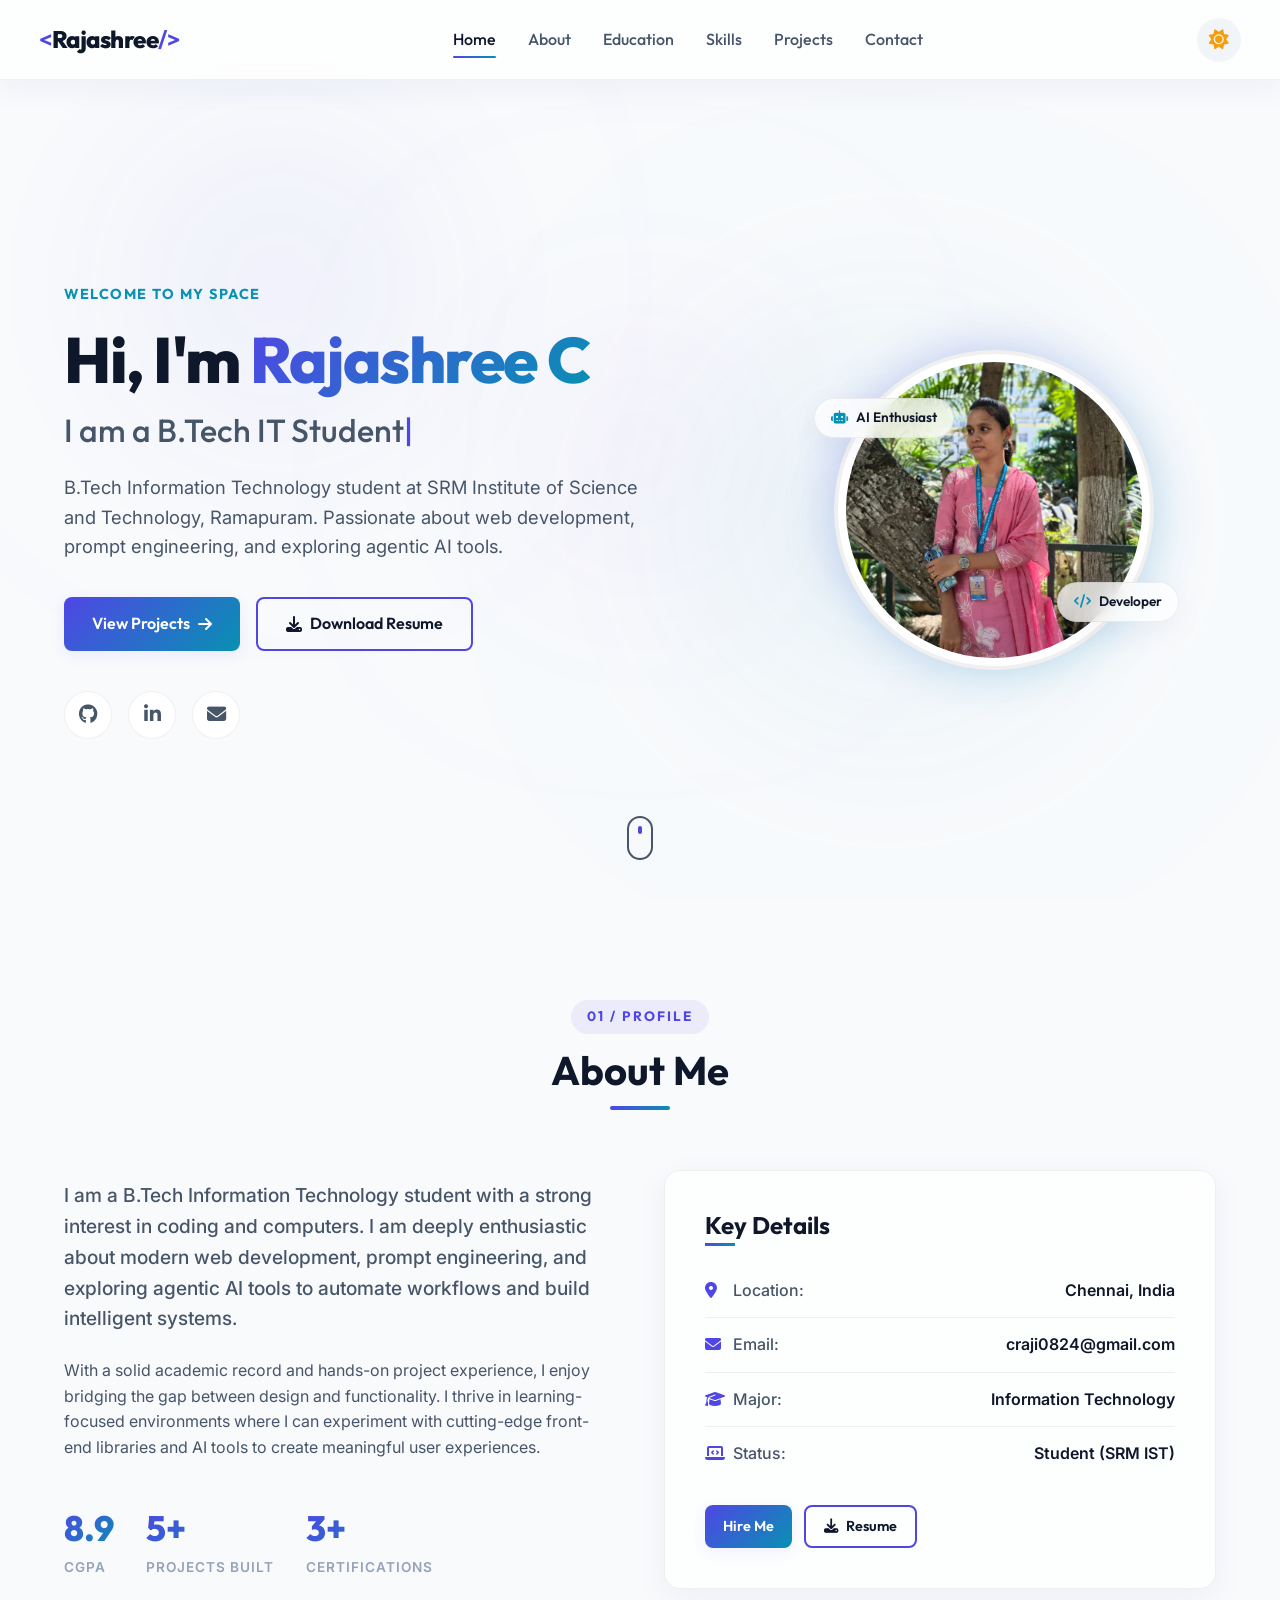
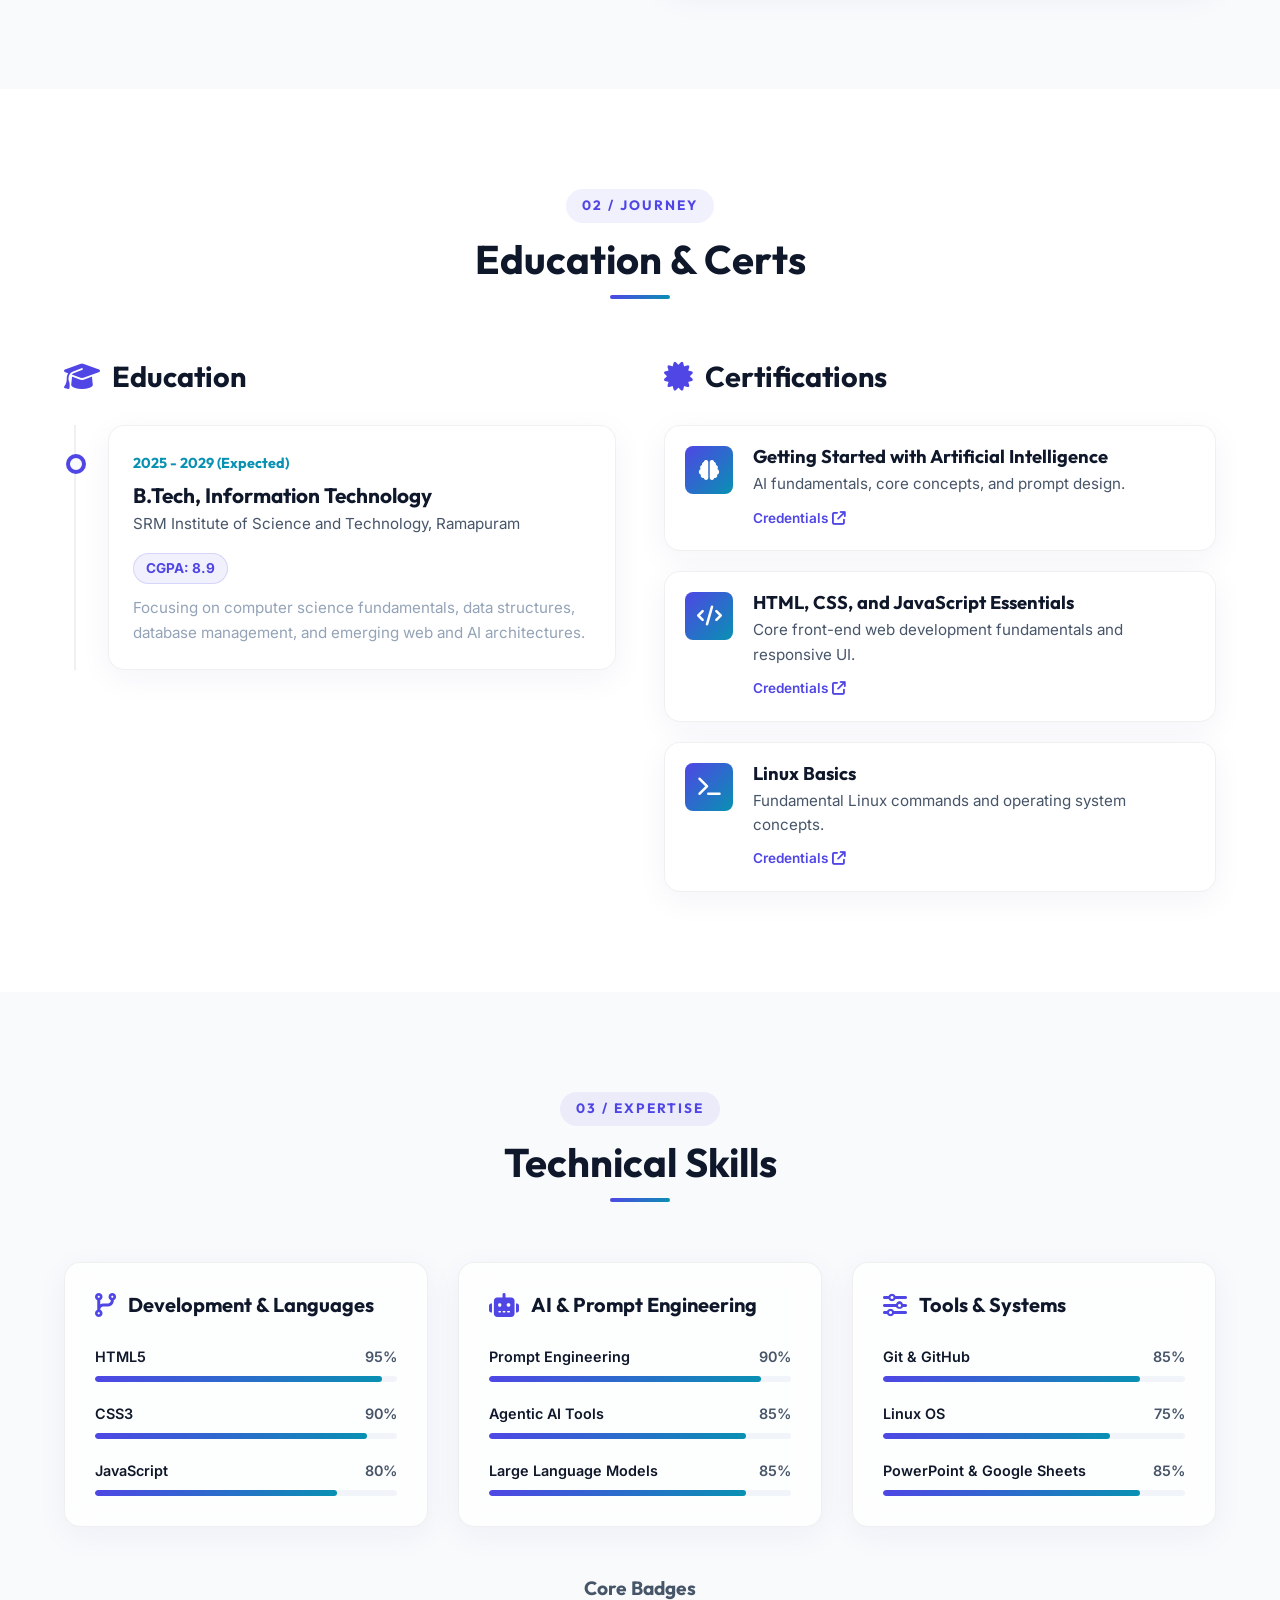
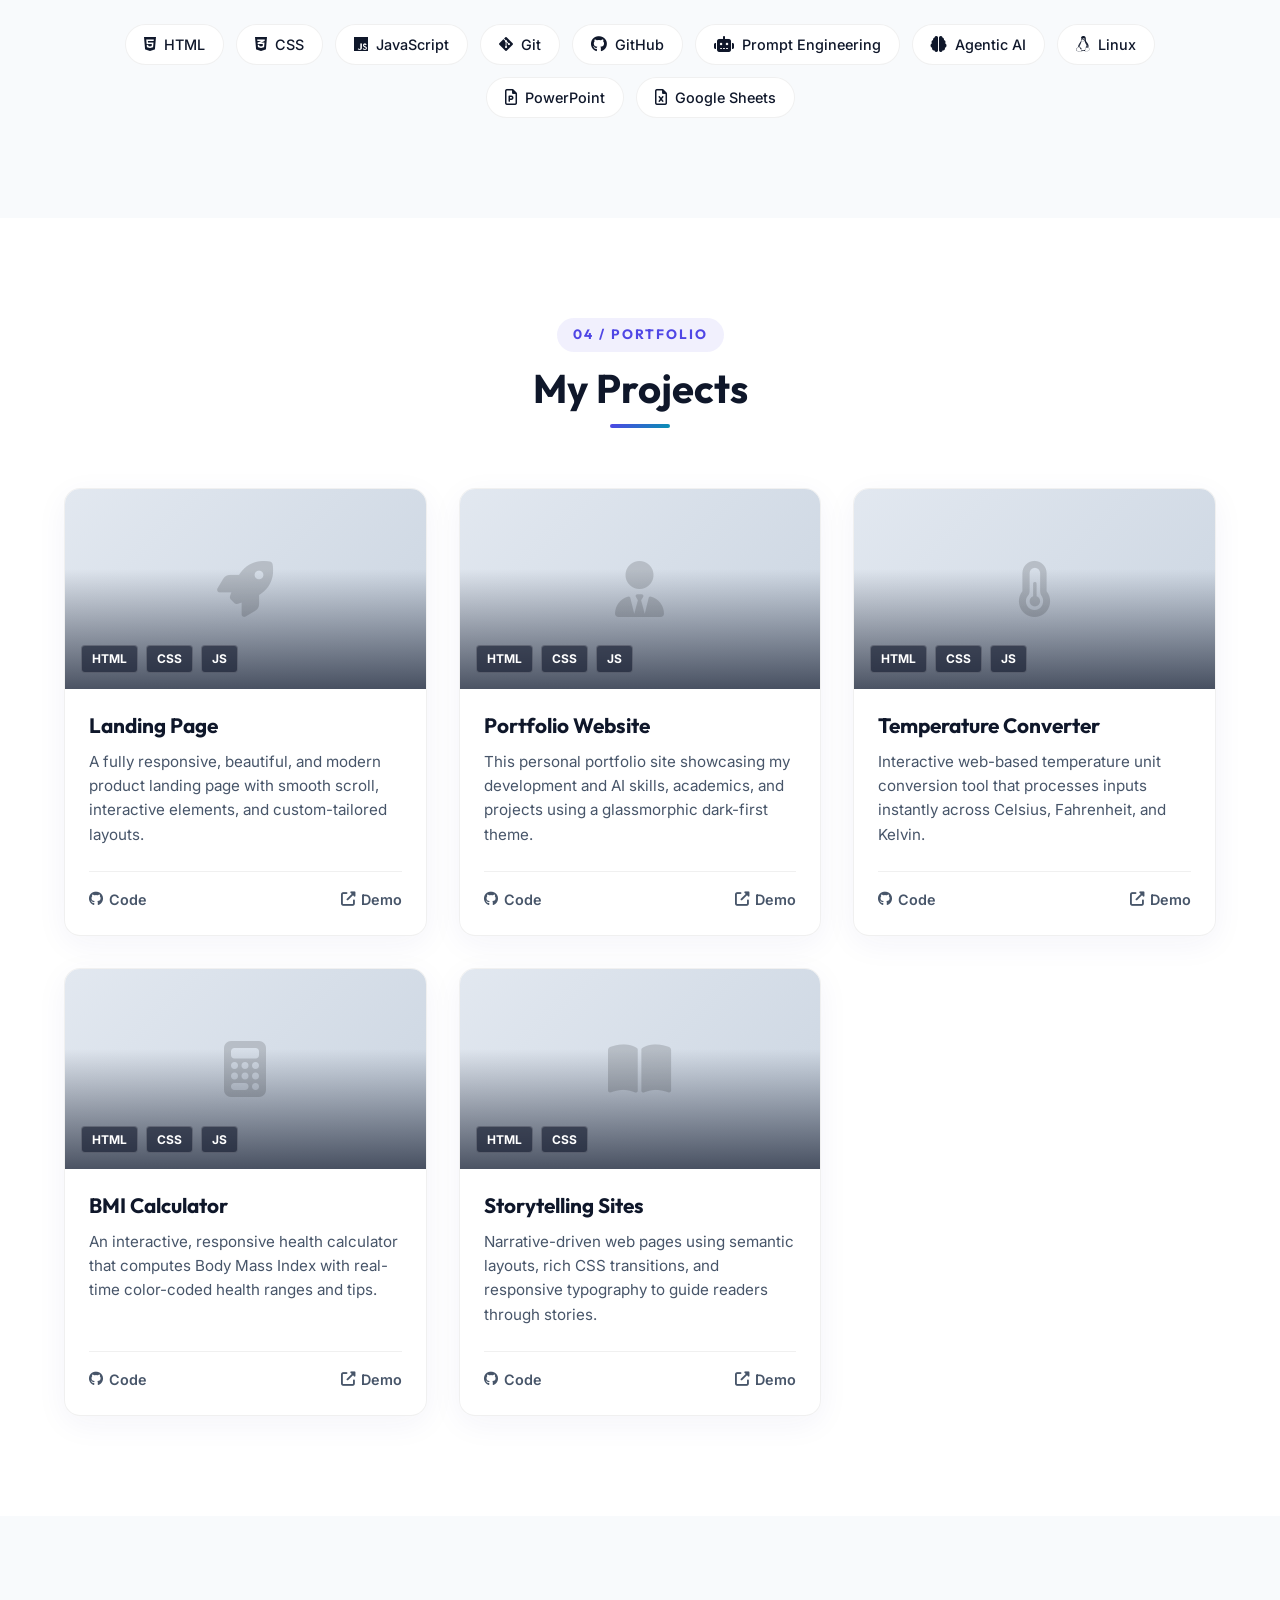
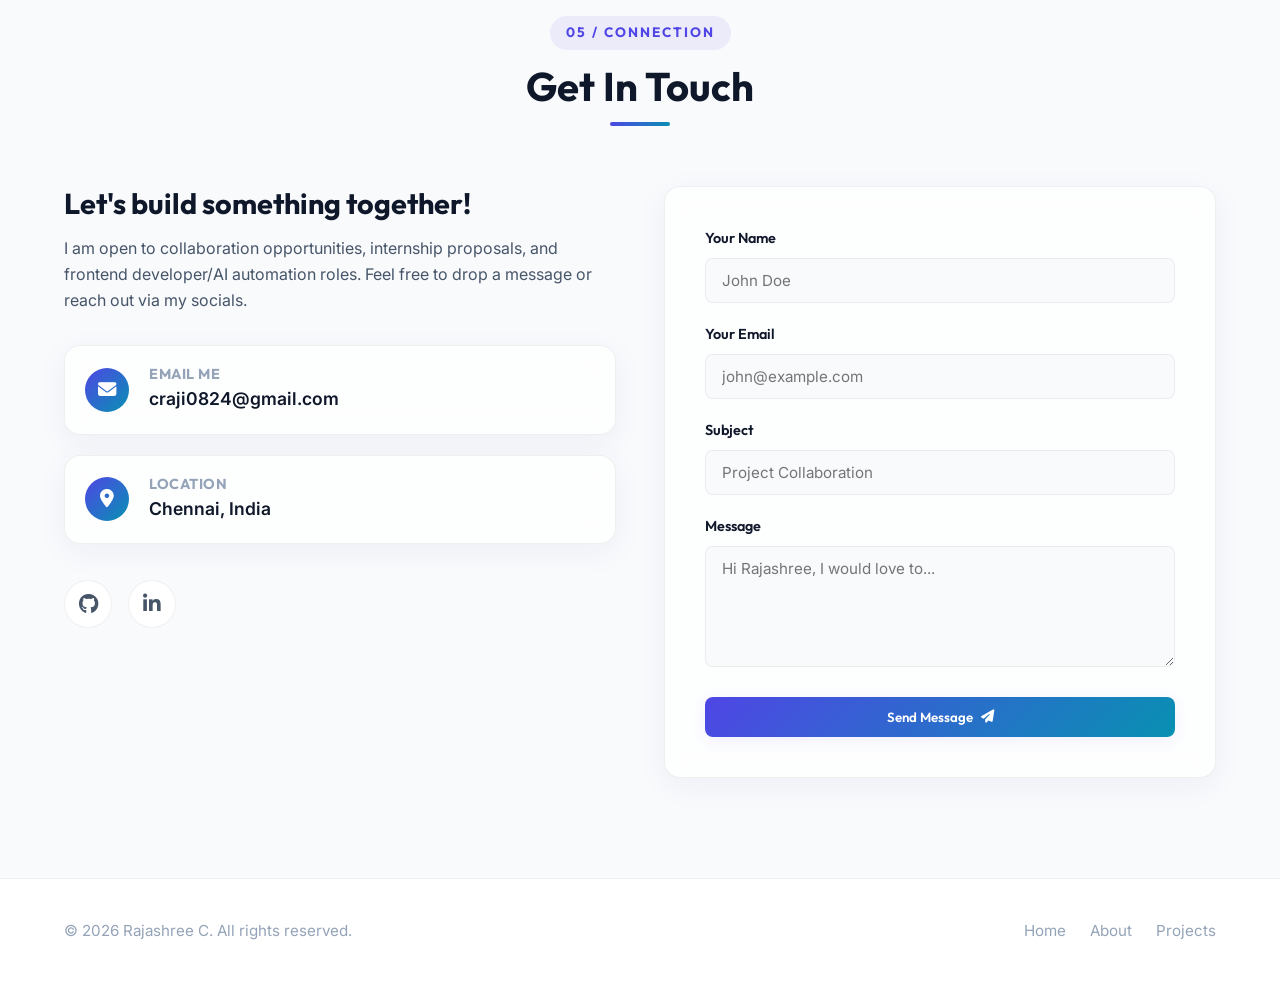
<file: WebDev-L1-PersonalPortfolio/index.html>
<!DOCTYPE html>
<html lang="en" data-theme="light">

<head>
    <meta charset="UTF-8">
    <meta name="viewport" content="width=device-width, initial-scale=1.0">
    <meta name="description"
        content="Personal Portfolio of Rajashree C - B.Tech Information Technology Student, Frontend Developer & AI Enthusiast.">
    <title>Rajashree C | Portfolio</title>
    <!-- Google Fonts -->
    <link rel="preconnect" href="https://fonts.googleapis.com">
    <link rel="preconnect" href="https://fonts.gstatic.com" crossorigin>
    <link
        href="https://fonts.googleapis.com/css2?family=Inter:wght@300;400;500;600;700&family=Outfit:wght@300;400;500;600;700;800&display=swap"
        rel="stylesheet">
    <!-- FontAwesome Icons -->
    <link rel="stylesheet" href="https://cdnjs.cloudflare.com/ajax/libs/font-awesome/6.4.0/css/all.min.css">
    <!-- Stylesheets -->
    <link rel="stylesheet" href="styles.css">
</head>

<body>

    <!-- Navigation Header -->
    <header class="header">
        <div class="nav-container">
            <a href="#home" class="logo" id="logo-link">
                <span class="logo-accent">&lt;</span>Rajashree<span class="logo-accent">/&gt;</span>
            </a>

            <nav class="navbar" id="navbar">
                <a href="#home" class="nav-link active">Home</a>
                <a href="#about" class="nav-link">About</a>
                <a href="#education" class="nav-link">Education</a>
                <a href="#skills" class="nav-link">Skills</a>
                <a href="#projects" class="nav-link">Projects</a>
                <a href="#contact" class="nav-link">Contact</a>
            </nav>

            <div class="nav-actions">
                <!-- Theme Toggle Button -->
                <button class="theme-toggle" id="theme-toggle" aria-label="Toggle between dark and light theme">
                    <i class="fa-solid fa-moon moon-icon"></i>
                    <i class="fa-solid fa-sun sun-icon"></i>
                </button>
                <!-- Hamburger Menu for Mobile -->
                <button class="menu-btn" id="menu-btn" aria-label="Toggle navigation menu">
                    <span class="hamburger"></span>
                </button>
            </div>
        </div>
    </header>

    <!-- Main Content -->
    <main>

        <!-- Hero Section -->
        <section id="home" class="hero-section">
            <div class="hero-bg-shapes">
                <div class="shape shape-1"></div>
                <div class="shape shape-2"></div>
                <div class="shape shape-3"></div>
            </div>

            <div class="hero-container container">
                <div class="hero-content">
                    <span class="welcome-tag">Welcome to my space</span>
                    <h1 class="hero-title">Hi, I'm <span class="highlight-gradient">Rajashree C</span></h1>
                    <h2 class="hero-subtitle">
                        I am a <span id="typed-text"></span><span class="typed-cursor">|</span>
                    </h2>
                    <p class="hero-description">
                        B.Tech Information Technology student at SRM Institute of Science and Technology, Ramapuram.
                        Passionate about web development, prompt engineering, and exploring agentic AI tools.
                    </p>
                    <div class="hero-cta">
                        <a href="#projects" class="btn btn-primary">View Projects <i
                                class="fa-solid fa-arrow-right"></i></a>
                        <a href="https://drive.google.com/file/d/17-A3ha8mUrLIewnuuMwyXGDBpubaCRE-/view?usp=sharing"
                            download class="btn btn-secondary" target="_blank"><i class="fa-solid fa-download"></i>
                            Download Resume</a>
                    </div>
                    <div class="hero-socials">
                        <a href="https://github.com/craji0824" target="_blank" rel="noopener noreferrer"
                            class="social-link" aria-label="GitHub">
                            <i class="fa-brands fa-github"></i>
                        </a>
                        <a href="https://www.linkedin.com/in/rajashree-c-47a3913a5/" target="_blank"
                            rel="noopener noreferrer" class="social-link" aria-label="LinkedIn">
                            <i class="fa-brands fa-linkedin-in"></i>
                        </a>
                        <a href="mailto:craji0824@gmail.com" class="social-link" aria-label="Email">
                            <i class="fa-solid fa-envelope"></i>
                        </a>
                    </div>
                </div>

                <div class="hero-avatar-wrapper">
                    <div class="avatar-glow"></div>
                    <div class="avatar-border">
                        <img src="assets/avatar.png" alt="Rajashree C Avatar" class="hero-avatar">
                    </div>
                    <div class="badge badge-ai">
                        <i class="fa-solid fa-robot"></i>
                        <span>AI Enthusiast</span>
                    </div>
                    <div class="badge badge-code">
                        <i class="fa-solid fa-code"></i>
                        <span>Developer</span>
                    </div>
                </div>
            </div>

            <div class="scroll-indicator">
                <a href="#about" aria-label="Scroll to About Me">
                    <div class="mouse">
                        <div class="wheel"></div>
                    </div>
                </a>
            </div>
        </section>

        <!-- About Me Section -->
        <section id="about" class="about-section section">
            <div class="container">
                <div class="section-header scroll-reveal">
                    <span class="section-tag">01 / Profile</span>
                    <h2 class="section-title">About Me</h2>
                    <div class="title-underline"></div>
                </div>

                <div class="about-content grid-2">
                    <div class="about-text scroll-reveal scroll-reveal-left">
                        <p class="paragraph-large">
                            I am a B.Tech Information Technology student with a strong interest in coding and computers.
                            I am deeply enthusiastic about modern web development, prompt engineering, and exploring
                            agentic AI tools to automate workflows and build intelligent systems.
                        </p>
                        <p>
                            With a solid academic record and hands-on project experience, I enjoy bridging the gap
                            between design and functionality. I thrive in learning-focused environments where I can
                            experiment with cutting-edge front-end libraries and AI tools to create meaningful user
                            experiences.
                        </p>
                        <div class="about-highlights">
                            <div class="highlight-item">
                                <span class="highlight-num">8.9</span>
                                <span class="highlight-label">CGPA</span>
                            </div>
                            <div class="highlight-item">
                                <span class="highlight-num">5+</span>
                                <span class="highlight-label">Projects Built</span>
                            </div>
                            <div class="highlight-item">
                                <span class="highlight-num">3+</span>
                                <span class="highlight-label">Certifications</span>
                            </div>
                        </div>
                    </div>

                    <div class="about-details scroll-reveal scroll-reveal-right">
                        <div class="detail-card glass">
                            <h3>Key Details</h3>
                            <ul class="details-list">
                                <li>
                                    <span class="detail-name"><i class="fa-solid fa-location-dot"></i> Location:</span>
                                    <span class="detail-value">Chennai, India</span>
                                </li>
                                <li>
                                    <span class="detail-name"><i class="fa-solid fa-envelope"></i> Email:</span>
                                    <span class="detail-value"><a
                                            href="mailto:craji0824@gmail.com">craji0824@gmail.com</a></span>
                                </li>
                                <li>
                                    <span class="detail-name"><i class="fa-solid fa-graduation-cap"></i> Major:</span>
                                    <span class="detail-value">Information Technology</span>
                                </li>
                                <li>
                                    <span class="detail-name"><i class="fa-solid fa-laptop-code"></i> Status:</span>
                                    <span class="detail-value">Student (SRM IST)</span>
                                </li>
                            </ul>
                            <div class="detail-footer" style="display: flex; gap: 12px;">
                                <a href="#contact" class="btn btn-primary btn-sm">Hire Me</a>
                                <a href="assets/resume.pdf" download class="btn btn-secondary btn-sm"><i
                                        class="fa-solid fa-download"></i> Resume</a>
                            </div>
                        </div>
                    </div>
                </div>
            </div>
        </section>

        <!-- Education & Certifications Section -->
        <section id="education" class="education-section section section-alt">
            <div class="container">
                <div class="section-header scroll-reveal">
                    <span class="section-tag">02 / Journey</span>
                    <h2 class="section-title">Education & Certs</h2>
                    <div class="title-underline"></div>
                </div>

                <div class="edu-certs-grid grid-2">
                    <!-- Education Column -->
                    <div class="edu-column scroll-reveal scroll-reveal-left">
                        <h3 class="subsection-title"><i class="fa-solid fa-graduation-cap"></i> Education</h3>
                        <div class="timeline">
                            <div class="timeline-item glass">
                                <div class="timeline-dot"></div>
                                <span class="timeline-date">2025 - 2029 (Expected)</span>
                                <h4 class="timeline-title">B.Tech, Information Technology</h4>
                                <p class="timeline-subtitle">SRM Institute of Science and Technology, Ramapuram</p>
                                <div class="timeline-detail">
                                    <span class="score-badge">CGPA: 8.9</span>
                                    <p>Focusing on computer science fundamentals, data structures, database management,
                                        and emerging web and AI architectures.</p>
                                </div>
                            </div>
                        </div>
                    </div>

                    <!-- Certifications Column -->
                    <div class="certs-column scroll-reveal scroll-reveal-right">
                        <h3 class="subsection-title"><i class="fa-solid fa-certificate"></i> Certifications</h3>
                        <div class="certs-list">

                            <!-- Cert 1 -->
                            <div class="cert-card glass">
                                <div class="cert-icon">
                                    <i class="fa-solid fa-brain"></i>
                                </div>
                                <div class="cert-info">
                                    <h4>Getting Started with Artificial Intelligence</h4>
                                    <p>AI fundamentals, core concepts, and prompt design.</p>
                                    <a href="#" class="cert-link">Credentials <i
                                            class="fa-solid fa-arrow-up-right-from-square"></i></a>
                                </div>
                            </div>

                            <!-- Cert 2 -->
                            <div class="cert-card glass">
                                <div class="cert-icon">
                                    <i class="fa-solid fa-code"></i>
                                </div>
                                <div class="cert-info">
                                    <h4>HTML, CSS, and JavaScript Essentials</h4>
                                    <p>Core front-end web development fundamentals and responsive UI.</p>
                                    <a href="#" class="cert-link">Credentials <i
                                            class="fa-solid fa-arrow-up-right-from-square"></i></a>
                                </div>
                            </div>

                            <!-- Cert 3 -->
                            <div class="cert-card glass">
                                <div class="cert-icon">
                                    <i class="fa-solid fa-terminal"></i>
                                </div>
                                <div class="cert-info">
                                    <h4>Linux Basics</h4>
                                    <p>Fundamental Linux commands and operating system concepts.</p>
                                    <a href="#" class="cert-link">Credentials <i
                                            class="fa-solid fa-arrow-up-right-from-square"></i></a>
                                </div>
                            </div>

                        </div>
                    </div>
                </div>
            </div>
        </section>

        <!-- Skills Section -->
        <section id="skills" class="skills-section section">
            <div class="container">
                <div class="section-header scroll-reveal">
                    <span class="section-tag">03 / Expertise</span>
                    <h2 class="section-title">Technical Skills</h2>
                    <div class="title-underline"></div>
                </div>

                <div class="skills-grid scroll-reveal">

                    <!-- Skill Category 1 -->
                    <div class="skill-category glass">
                        <div class="category-header">
                            <i class="fa-solid fa-code-branch"></i>
                            <h3>Development & Languages</h3>
                        </div>
                        <div class="skills-list">
                            <div class="skill-item">
                                <div class="skill-meta">
                                    <span>HTML5</span>
                                    <span>95%</span>
                                </div>
                                <div class="skill-bar-bg">
                                    <div class="skill-bar-fill" style="width: 95%"></div>
                                </div>
                            </div>
                            <div class="skill-item">
                                <div class="skill-meta">
                                    <span>CSS3</span>
                                    <span>90%</span>
                                </div>
                                <div class="skill-bar-bg">
                                    <div class="skill-bar-fill" style="width: 90%"></div>
                                </div>
                            </div>
                            <div class="skill-item">
                                <div class="skill-meta">
                                    <span>JavaScript</span>
                                    <span>80%</span>
                                </div>
                                <div class="skill-bar-bg">
                                    <div class="skill-bar-fill" style="width: 80%"></div>
                                </div>
                            </div>
                        </div>
                    </div>

                    <!-- Skill Category 2 -->
                    <div class="skill-category glass">
                        <div class="category-header">
                            <i class="fa-solid fa-robot"></i>
                            <h3>AI & Prompt Engineering</h3>
                        </div>
                        <div class="skills-list">
                            <div class="skill-item">
                                <div class="skill-meta">
                                    <span>Prompt Engineering</span>
                                    <span>90%</span>
                                </div>
                                <div class="skill-bar-bg">
                                    <div class="skill-bar-fill" style="width: 90%"></div>
                                </div>
                            </div>
                            <div class="skill-item">
                                <div class="skill-meta">
                                    <span>Agentic AI Tools</span>
                                    <span>85%</span>
                                </div>
                                <div class="skill-bar-bg">
                                    <div class="skill-bar-fill" style="width: 85%"></div>
                                </div>
                            </div>
                            <div class="skill-item">
                                <div class="skill-meta">
                                    <span>Large Language Models</span>
                                    <span>85%</span>
                                </div>
                                <div class="skill-bar-bg">
                                    <div class="skill-bar-fill" style="width: 85%"></div>
                                </div>
                            </div>
                        </div>
                    </div>

                    <!-- Skill Category 3 -->
                    <div class="skill-category glass">
                        <div class="category-header">
                            <i class="fa-solid fa-sliders"></i>
                            <h3>Tools & Systems</h3>
                        </div>
                        <div class="skills-list">
                            <div class="skill-item">
                                <div class="skill-meta">
                                    <span>Git & GitHub</span>
                                    <span>85%</span>
                                </div>
                                <div class="skill-bar-bg">
                                    <div class="skill-bar-fill" style="width: 85%"></div>
                                </div>
                            </div>
                            <div class="skill-item">
                                <div class="skill-meta">
                                    <span>Linux OS</span>
                                    <span>75%</span>
                                </div>
                                <div class="skill-bar-bg">
                                    <div class="skill-bar-fill" style="width: 75%"></div>
                                </div>
                            </div>
                            <div class="skill-item">
                                <div class="skill-meta">
                                    <span>PowerPoint & Google Sheets</span>
                                    <span>85%</span>
                                </div>
                                <div class="skill-bar-bg">
                                    <div class="skill-bar-fill" style="width: 85%"></div>
                                </div>
                            </div>
                        </div>
                    </div>

                </div>

                <!-- Interactive Mini Skills Tag Cloud -->
                <div class="skills-badges-wrapper scroll-reveal">
                    <h4>Core Badges</h4>
                    <div class="badges-container">
                        <span class="badge-tag"><i class="fa-brands fa-html5"></i> HTML</span>
                        <span class="badge-tag"><i class="fa-brands fa-css3-alt"></i> CSS</span>
                        <span class="badge-tag"><i class="fa-brands fa-js"></i> JavaScript</span>
                        <span class="badge-tag"><i class="fa-brands fa-git-alt"></i> Git</span>
                        <span class="badge-tag"><i class="fa-brands fa-github"></i> GitHub</span>
                        <span class="badge-tag"><i class="fa-solid fa-robot"></i> Prompt Engineering</span>
                        <span class="badge-tag"><i class="fa-solid fa-brain"></i> Agentic AI</span>
                        <span class="badge-tag"><i class="fa-brands fa-linux"></i> Linux</span>
                        <span class="badge-tag"><i class="fa-regular fa-file-powerpoint"></i> PowerPoint</span>
                        <span class="badge-tag"><i class="fa-regular fa-file-excel"></i> Google Sheets</span>
                    </div>
                </div>
            </div>
        </section>

        <!-- Projects Section -->
        <section id="projects" class="projects-section section section-alt">
            <div class="container">
                <div class="section-header scroll-reveal">
                    <span class="section-tag">04 / Portfolio</span>
                    <h2 class="section-title">My Projects</h2>
                    <div class="title-underline"></div>
                </div>

                <div class="projects-grid grid-3">

                    <!-- Project 1: Landing Page -->
                    <article class="project-card glass scroll-reveal">
                        <div class="project-img-container">
                            <div class="project-overlay-gradient"></div>
                            <i class="fa-solid fa-rocket project-placeholder-icon"></i>
                            <div class="project-tech-tags">
                                <span>HTML</span>
                                <span>CSS</span>
                                <span>JS</span>
                            </div>
                        </div>
                        <div class="project-content">
                            <h3>Landing Page</h3>
                            <p>A fully responsive, beautiful, and modern product landing page with smooth scroll,
                                interactive elements, and custom-tailored layouts.</p>
                            <div class="project-links">
                                <a href="https://github.com/craji0824" target="_blank" rel="noopener noreferrer"
                                    class="proj-link"><i class="fa-brands fa-github"></i> Code</a>
                                <a href="#" class="proj-link"><i class="fa-solid fa-up-right-from-square"></i> Demo</a>
                            </div>
                        </div>
                    </article>

                    <!-- Project 2: Portfolio Website -->
                    <article class="project-card glass scroll-reveal" style="animation-delay: 0.1s;">
                        <div class="project-img-container">
                            <div class="project-overlay-gradient"></div>
                            <i class="fa-solid fa-user-tie project-placeholder-icon"></i>
                            <div class="project-tech-tags">
                                <span>HTML</span>
                                <span>CSS</span>
                                <span>JS</span>
                            </div>
                        </div>
                        <div class="project-content">
                            <h3>Portfolio Website</h3>
                            <p>This personal portfolio site showcasing my development and AI skills, academics, and
                                projects using a glassmorphic dark-first theme.</p>
                            <div class="project-links">
                                <a href="https://github.com/craji0824" target="_blank" rel="noopener noreferrer"
                                    class="proj-link"><i class="fa-brands fa-github"></i> Code</a>
                                <a href="#" class="proj-link"><i class="fa-solid fa-up-right-from-square"></i> Demo</a>
                            </div>
                        </div>
                    </article>

                    <!-- Project 3: Temperature Converter -->
                    <article class="project-card glass scroll-reveal" style="animation-delay: 0.2s;">
                        <div class="project-img-container">
                            <div class="project-overlay-gradient"></div>
                            <i class="fa-solid fa-temperature-half project-placeholder-icon"></i>
                            <div class="project-tech-tags">
                                <span>HTML</span>
                                <span>CSS</span>
                                <span>JS</span>
                            </div>
                        </div>
                        <div class="project-content">
                            <h3>Temperature Converter</h3>
                            <p>Interactive web-based temperature unit conversion tool that processes inputs instantly
                                across Celsius, Fahrenheit, and Kelvin.</p>
                            <div class="project-links">
                                <a href="https://github.com/craji0824" target="_blank" rel="noopener noreferrer"
                                    class="proj-link"><i class="fa-brands fa-github"></i> Code</a>
                                <a href="#" class="proj-link"><i class="fa-solid fa-up-right-from-square"></i> Demo</a>
                            </div>
                        </div>
                    </article>

                    <!-- Project 4: BMI Calculator -->
                    <article class="project-card glass scroll-reveal">
                        <div class="project-img-container">
                            <div class="project-overlay-gradient"></div>
                            <i class="fa-solid fa-calculator project-placeholder-icon"></i>
                            <div class="project-tech-tags">
                                <span>HTML</span>
                                <span>CSS</span>
                                <span>JS</span>
                            </div>
                        </div>
                        <div class="project-content">
                            <h3>BMI Calculator</h3>
                            <p>An interactive, responsive health calculator that computes Body Mass Index with real-time
                                color-coded health ranges and tips.</p>
                            <div class="project-links">
                                <a href="https://github.com/craji0824" target="_blank" rel="noopener noreferrer"
                                    class="proj-link"><i class="fa-brands fa-github"></i> Code</a>
                                <a href="#" class="proj-link"><i class="fa-solid fa-up-right-from-square"></i> Demo</a>
                            </div>
                        </div>
                    </article>

                    <!-- Project 5: Storytelling Sites -->
                    <article class="project-card glass scroll-reveal" style="animation-delay: 0.1s;">
                        <div class="project-img-container">
                            <div class="project-overlay-gradient"></div>
                            <i class="fa-solid fa-book-open project-placeholder-icon"></i>
                            <div class="project-tech-tags">
                                <span>HTML</span>
                                <span>CSS</span>
                            </div>
                        </div>
                        <div class="project-content">
                            <h3>Storytelling Sites</h3>
                            <p>Narrative-driven web pages using semantic layouts, rich CSS transitions, and responsive
                                typography to guide readers through stories.</p>
                            <div class="project-links">
                                <a href="https://github.com/craji0824" target="_blank" rel="noopener noreferrer"
                                    class="proj-link"><i class="fa-brands fa-github"></i> Code</a>
                                <a href="#" class="proj-link"><i class="fa-solid fa-up-right-from-square"></i> Demo</a>
                            </div>
                        </div>
                    </article>

                </div>
            </div>
        </section>

        <!-- Contact Section -->
        <section id="contact" class="contact-section section">
            <div class="container">
                <div class="section-header scroll-reveal">
                    <span class="section-tag">05 / Connection</span>
                    <h2 class="section-title">Get In Touch</h2>
                    <div class="title-underline"></div>
                </div>

                <div class="contact-wrapper grid-2">

                    <!-- Contact Info Block -->
                    <div class="contact-info-block scroll-reveal scroll-reveal-left">
                        <h3>Let's build something together!</h3>
                        <p class="contact-invite-text">
                            I am open to collaboration opportunities, internship proposals, and frontend developer/AI
                            automation roles. Feel free to drop a message or reach out via my socials.
                        </p>

                        <div class="contact-details">
                            <div class="contact-card glass">
                                <i class="fa-solid fa-envelope"></i>
                                <div>
                                    <h4>Email Me</h4>
                                    <p><a href="mailto:craji0824@gmail.com">craji0824@gmail.com</a></p>
                                </div>
                            </div>
                            <div class="contact-card glass">
                                <i class="fa-solid fa-location-dot"></i>
                                <div>
                                    <h4>Location</h4>
                                    <p>Chennai, India</p>
                                </div>
                            </div>
                        </div>

                        <div class="contact-social-icons">
                            <a href="https://github.com/craji0824" target="_blank" rel="noopener noreferrer"
                                aria-label="GitHub">
                                <i class="fa-brands fa-github"></i>
                            </a>
                            <a href="https://www.linkedin.com/in/rajashree-c-47a3913a5/" target="_blank"
                                rel="noopener noreferrer" aria-label="LinkedIn">
                                <i class="fa-brands fa-linkedin-in"></i>
                            </a>
                        </div>
                    </div>

                    <!-- Contact Form Block -->
                    <div class="contact-form-block glass scroll-reveal scroll-reveal-right">
                        <form id="contact-form" class="contact-form">
                            <div class="form-group">
                                <label for="name">Your Name</label>
                                <input type="text" id="name" name="name" placeholder="John Doe" required>
                            </div>
                            <div class="form-group">
                                <label for="email">Your Email</label>
                                <input type="email" id="email" name="email" placeholder="john@example.com" required>
                            </div>
                            <div class="form-group">
                                <label for="subject">Subject</label>
                                <input type="text" id="subject" name="subject" placeholder="Project Collaboration"
                                    required>
                            </div>
                            <div class="form-group">
                                <label for="message">Message</label>
                                <textarea id="message" name="message" rows="5"
                                    placeholder="Hi Rajashree, I would love to..." required></textarea>
                            </div>
                            <button type="submit" class="btn btn-primary form-submit-btn">
                                Send Message <i class="fa-solid fa-paper-plane"></i>
                            </button>
                        </form>
                        <div class="form-message" id="form-message"></div>
                    </div>

                </div>
            </div>
        </section>

    </main>

    <!-- Footer -->
    <footer class="footer">
        <div class="container footer-content">
            <p class="copyright">&copy; 2026 Rajashree C. All rights reserved.</p>
            <div class="footer-bottom-links">
                <a href="#home">Home</a>
                <a href="#about">About</a>
                <a href="#projects">Projects</a>
            </div>
        </div>
        <!-- Scroll To Top Button -->
        <button id="scroll-to-top" class="scroll-to-top" aria-label="Scroll to top">
            <i class="fa-solid fa-arrow-up"></i>
        </button>
    </footer>

    <!-- Scripts -->
    <script src="script.js"></script>
</body>

</html>
</file>
<file: WebDev-L1-PersonalPortfolio/styles.css>
/* ==========================================================================
   CSS CUSTOM VARIABLES & GLOBAL RESET
   ========================================================================== */
:root {
    /* Fonts */
    --font-primary: 'Outfit', sans-serif;
    --font-secondary: 'Inter', sans-serif;
    
    /* Layout Constants */
    --header-height: 80px;
    --border-radius-sm: 8px;
    --border-radius-md: 16px;
    --border-radius-lg: 24px;
    --transition-fast: 0.2s ease;
    --transition-normal: 0.3s ease;
    --transition-slow: 0.5s ease;
    
    /* Dark Theme Variables (Default) */
    --bg-primary: #0b0f19;
    --bg-secondary: #111827;
    --bg-tertiary: #1f2937;
    --text-primary: #f3f4f6;
    --text-secondary: #9ca3af;
    --text-muted: #6b7280;
    
    --accent-primary: #6366f1; /* Indigo */
    --accent-secondary: #06b6d4; /* Cyan */
    --accent-glow: rgba(99, 102, 241, 0.15);
    --gradient-primary: linear-gradient(135deg, var(--accent-primary) 0%, var(--accent-secondary) 100%);
    
    --glass-bg: rgba(17, 24, 39, 0.7);
    --glass-border: rgba(255, 255, 255, 0.08);
    --glass-shadow: 0 8px 32px 0 rgba(0, 0, 0, 0.37);
    
    --scrollbar-thumb: #374151;
    --scrollbar-track: #111827;
}

[data-theme="light"] {
    /* Light Theme Variables */
    --bg-primary: #f8fafc;
    --bg-secondary: #ffffff;
    --bg-tertiary: #f1f5f9;
    --text-primary: #0f172a;
    --text-secondary: #475569;
    --text-muted: #94a3b8;
    
    --accent-primary: #4f46e5;
    --accent-secondary: #0891b2;
    --accent-glow: rgba(79, 70, 229, 0.08);
    --gradient-primary: linear-gradient(135deg, var(--accent-primary) 0%, var(--accent-secondary) 100%);
    
    --glass-bg: rgba(255, 255, 255, 0.75);
    --glass-border: rgba(0, 0, 0, 0.06);
    --glass-shadow: 0 8px 32px 0 rgba(31, 38, 135, 0.05);
    
    --scrollbar-thumb: #cbd5e1;
    --scrollbar-track: #f1f5f9;
}

/* Reset and Global Styles */
* {
    box-sizing: border-box;
    margin: 0;
    padding: 0;
}

html {
    scroll-behavior: smooth;
    scroll-padding-top: var(--header-height);
}

body {
    font-family: var(--font-secondary);
    background-color: var(--bg-primary);
    color: var(--text-primary);
    line-height: 1.6;
    overflow-x: hidden;
    transition: background-color var(--transition-normal), color var(--transition-normal);
}

h1, h2, h3, h4, h5, h6 {
    font-family: var(--font-primary);
    font-weight: 700;
    line-height: 1.2;
}

a {
    color: inherit;
    text-decoration: none;
    transition: color var(--transition-fast);
}

li {
    list-style: none;
}

img {
    max-width: 100%;
    height: auto;
    display: block;
}

button, input, textarea {
    font-family: inherit;
    background: none;
    border: none;
    outline: none;
}

/* Scrollbar Customization */
::-webkit-scrollbar {
    width: 8px;
}
::-webkit-scrollbar-track {
    background: var(--scrollbar-track);
}
::-webkit-scrollbar-thumb {
    background: var(--scrollbar-thumb);
    border-radius: var(--border-radius-sm);
}
::-webkit-scrollbar-thumb:hover {
    background: var(--accent-primary);
}

/* ==========================================================================
   REUSABLE UTILITIES & LAYOUT
   ========================================================================== */
.container {
    width: 100%;
    max-width: 1200px;
    margin: 0 auto;
    padding: 0 24px;
}

.grid-2 {
    display: grid;
    grid-template-columns: repeat(2, 1fr);
    gap: 48px;
}

.grid-3 {
    display: grid;
    grid-template-columns: repeat(3, 1fr);
    gap: 32px;
}

.section {
    padding: 100px 0;
    position: relative;
}

.section-alt {
    background-color: var(--bg-secondary);
}

.glass {
    background: var(--glass-bg);
    backdrop-filter: blur(12px);
    -webkit-backdrop-filter: blur(12px);
    border: 1px solid var(--glass-border);
    box-shadow: var(--glass-shadow);
    border-radius: var(--border-radius-md);
}

/* Buttons */
.btn {
    display: inline-flex;
    align-items: center;
    justify-content: center;
    gap: 8px;
    padding: 12px 28px;
    font-family: var(--font-primary);
    font-weight: 600;
    border-radius: var(--border-radius-sm);
    cursor: pointer;
    transition: transform var(--transition-fast), box-shadow var(--transition-fast), background var(--transition-normal);
}

.btn:active {
    transform: translateY(1px);
}

.btn-primary {
    background: var(--gradient-primary);
    color: #ffffff;
    box-shadow: 0 4px 15px var(--accent-glow);
}

.btn-primary:hover {
    transform: translateY(-2px);
    box-shadow: 0 8px 25px rgba(99, 102, 241, 0.4);
}

.btn-secondary {
    border: 2px solid var(--accent-primary);
    color: var(--text-primary);
}

.btn-secondary:hover {
    background-color: var(--accent-primary);
    color: #ffffff;
    transform: translateY(-2px);
}

.btn-sm {
    padding: 8px 18px;
    font-size: 0.9rem;
}

/* Section Header Typography */
.section-header {
    text-align: center;
    margin-bottom: 60px;
}

.section-tag {
    font-family: var(--font-primary);
    text-transform: uppercase;
    font-size: 0.85rem;
    font-weight: 700;
    letter-spacing: 2px;
    color: var(--accent-primary);
    background: var(--accent-glow);
    padding: 6px 16px;
    border-radius: 50px;
    display: inline-block;
    margin-bottom: 12px;
}

.section-title {
    font-size: 2.5rem;
    color: var(--text-primary);
}

.title-underline {
    width: 60px;
    height: 4px;
    background: var(--gradient-primary);
    margin: 12px auto 0;
    border-radius: 50px;
}

.highlight-gradient {
    background: var(--gradient-primary);
    -webkit-background-clip: text;
    -webkit-text-fill-color: transparent;
    display: inline-block;
}

/* ==========================================================================
   NAVIGATION & HEADER
   ========================================================================== */
.header {
    position: fixed;
    top: 0;
    left: 0;
    width: 100%;
    height: var(--header-height);
    background: var(--glass-bg);
    backdrop-filter: blur(16px);
    -webkit-backdrop-filter: blur(16px);
    border-bottom: 1px solid var(--glass-border);
    box-shadow: var(--glass-shadow);
    z-index: 1000;
    transition: background var(--transition-normal);
}

.nav-container {
    display: flex;
    justify-content: space-between;
    align-items: center;
    height: 100%;
    max-width: 1250px;
    margin: 0 auto;
    padding: 0 24px;
}

.logo {
    font-family: var(--font-primary);
    font-weight: 800;
    font-size: 1.5rem;
    letter-spacing: -0.5px;
    display: flex;
    align-items: center;
}

.logo-accent {
    color: var(--accent-primary);
    font-weight: 600;
}

.navbar {
    display: flex;
    gap: 32px;
}

.nav-link {
    font-family: var(--font-primary);
    font-weight: 500;
    font-size: 1rem;
    position: relative;
    padding: 6px 0;
    color: var(--text-secondary);
}

.nav-link:hover, 
.nav-link.active {
    color: var(--text-primary);
}

.nav-link::after {
    content: '';
    position: absolute;
    bottom: 0;
    left: 0;
    width: 0;
    height: 2px;
    background: var(--gradient-primary);
    border-radius: 50px;
    transition: width var(--transition-normal);
}

.nav-link:hover::after,
.nav-link.active::after {
    width: 100%;
}

.nav-actions {
    display: flex;
    align-items: center;
    gap: 20px;
}

/* Theme Toggle */
.theme-toggle {
    cursor: pointer;
    font-size: 1.25rem;
    color: var(--text-secondary);
    width: 44px;
    height: 44px;
    border-radius: 50%;
    display: flex;
    align-items: center;
    justify-content: center;
    transition: background var(--transition-fast), color var(--transition-fast);
    background: var(--bg-tertiary);
}

.theme-toggle:hover {
    color: var(--text-primary);
    background: var(--glass-border);
}

.sun-icon {
    display: none;
}

[data-theme="light"] .moon-icon {
    display: none;
}

[data-theme="light"] .sun-icon {
    display: block;
    color: #f59e0b; /* Warm sun yellow */
}

/* Hamburger Mobile Menu Button */
.menu-btn {
    display: none;
    flex-direction: column;
    justify-content: center;
    align-items: center;
    width: 44px;
    height: 44px;
    border-radius: 50%;
    background: var(--bg-tertiary);
    cursor: pointer;
}

.hamburger {
    width: 20px;
    height: 2px;
    background-color: var(--text-primary);
    position: relative;
    transition: background-color var(--transition-fast);
}

.hamburger::before,
.hamburger::after {
    content: '';
    position: absolute;
    width: 20px;
    height: 2px;
    background-color: var(--text-primary);
    transition: transform var(--transition-normal), top var(--transition-normal);
}

.hamburger::before {
    top: -6px;
}

.hamburger::after {
    top: 6px;
}

/* Active hamburger menu icon state */
.menu-btn.open .hamburger {
    background-color: transparent;
}

.menu-btn.open .hamburger::before {
    top: 0;
    transform: rotate(45deg);
}

.menu-btn.open .hamburger::after {
    top: 0;
    transform: rotate(-45deg);
}

/* ==========================================================================
   HERO SECTION
   ========================================================================== */
.hero-section {
    min-height: 100vh;
    display: flex;
    align-items: center;
    padding-top: calc(var(--header-height) + 40px);
    overflow: hidden;
    position: relative;
    background-color: var(--bg-primary);
}

/* Background floating shapes */
.hero-bg-shapes {
    position: absolute;
    top: 0;
    left: 0;
    width: 100%;
    height: 100%;
    z-index: 1;
    pointer-events: none;
}

.shape {
    position: absolute;
    border-radius: 50%;
    filter: blur(100px);
    opacity: 0.12;
    mix-blend-mode: screen;
}

[data-theme="light"] .shape {
    opacity: 0.06;
    mix-blend-mode: multiply;
}

.shape-1 {
    top: 15%;
    left: 10%;
    width: 300px;
    height: 300px;
    background-color: var(--accent-primary);
    animation: floatShape 20s infinite alternate;
}

.shape-2 {
    bottom: 20%;
    right: 15%;
    width: 400px;
    height: 400px;
    background-color: var(--accent-secondary);
    animation: floatShape 25s infinite alternate-reverse;
}

.shape-3 {
    top: 50%;
    left: 50%;
    transform: translate(-50%, -50%);
    width: 250px;
    height: 250px;
    background-color: #a855f7; /* Purple */
    animation: floatShape 18s infinite alternate;
}

@keyframes floatShape {
    0% { transform: translate(0, 0) scale(1); }
    100% { transform: translate(50px, 30px) scale(1.1); }
}

.hero-container {
    display: grid;
    grid-template-columns: 1.2fr 0.8fr;
    align-items: center;
    gap: 40px;
    position: relative;
    z-index: 2;
}

.welcome-tag {
    font-family: var(--font-primary);
    font-size: 0.9rem;
    font-weight: 700;
    letter-spacing: 1.5px;
    text-transform: uppercase;
    color: var(--accent-secondary);
    margin-bottom: 16px;
    display: inline-block;
}

.hero-title {
    font-size: 4rem;
    font-weight: 800;
    margin-bottom: 12px;
    letter-spacing: -1.5px;
}

.hero-subtitle {
    font-size: 2rem;
    color: var(--text-secondary);
    margin-bottom: 24px;
    font-family: var(--font-primary);
    font-weight: 500;
}

.typed-cursor {
    color: var(--accent-primary);
    animation: blink 0.7s infinite;
}

@keyframes blink {
    0%, 100% { opacity: 1; }
    50% { opacity: 0; }
}

.hero-description {
    font-size: 1.15rem;
    color: var(--text-secondary);
    margin-bottom: 36px;
    max-width: 600px;
}

.hero-cta {
    display: flex;
    gap: 16px;
    margin-bottom: 40px;
}

.hero-socials {
    display: flex;
    gap: 16px;
}

.social-link {
    width: 48px;
    height: 48px;
    border-radius: 50%;
    background-color: var(--bg-secondary);
    border: 1px solid var(--glass-border);
    display: flex;
    align-items: center;
    justify-content: center;
    font-size: 1.2rem;
    color: var(--text-secondary);
    transition: transform var(--transition-fast), color var(--transition-fast), background-color var(--transition-fast), border-color var(--transition-fast);
}

.social-link:hover {
    color: #ffffff;
    background-color: var(--accent-primary);
    border-color: var(--accent-primary);
    transform: translateY(-3px);
}

[data-theme="light"] .social-link:hover {
    color: #ffffff;
}

/* Avatar Image & Effects */
.hero-avatar-wrapper {
    position: relative;
    justify-self: center;
    width: 320px;
    height: 320px;
}

.avatar-glow {
    position: absolute;
    top: 50%;
    left: 50%;
    transform: translate(-50%, -50%);
    width: 100%;
    height: 100%;
    background: var(--gradient-primary);
    border-radius: 50%;
    filter: blur(25px);
    opacity: 0.3;
    z-index: 1;
    animation: rotateGlow 10s linear infinite;
}

@keyframes rotateGlow {
    0% { transform: translate(-50%, -50%) rotate(0deg); }
    100% { transform: translate(-50%, -50%) rotate(360deg); }
}

.avatar-border {
    position: absolute;
    top: 0;
    left: 0;
    width: 100%;
    height: 100%;
    border-radius: 50%;
    background: var(--bg-secondary);
    border: 4px solid var(--glass-border);
    padding: 8px;
    z-index: 2;
    overflow: hidden;
}

.hero-avatar {
    width: 100%;
    height: 100%;
    border-radius: 50%;
    object-fit: cover;
    background-color: var(--bg-tertiary);
}

/* Badges floating on hero */
.badge {
    position: absolute;
    background: var(--glass-bg);
    backdrop-filter: blur(10px);
    -webkit-backdrop-filter: blur(10px);
    border: 1px solid var(--glass-border);
    padding: 8px 16px;
    border-radius: 50px;
    display: flex;
    align-items: center;
    gap: 8px;
    font-family: var(--font-primary);
    font-weight: 600;
    font-size: 0.85rem;
    z-index: 3;
    box-shadow: var(--glass-shadow);
}

.badge i {
    color: var(--accent-secondary);
}

.badge-ai {
    top: 15%;
    left: -20px;
    animation: floatingBadge 4s infinite ease-in-out;
}

.badge-code {
    bottom: 15%;
    right: -25px;
    animation: floatingBadge 4s infinite ease-in-out 2s;
}

@keyframes floatingBadge {
    0%, 100% { transform: translateY(0); }
    50% { transform: translateY(-10px); }
}

/* Scroll indicator mouse */
.scroll-indicator {
    position: absolute;
    bottom: 40px;
    left: 50%;
    transform: translateX(-50%);
    z-index: 10;
}

.mouse {
    width: 26px;
    height: 44px;
    border: 2px solid var(--text-secondary);
    border-radius: 50px;
    position: relative;
    cursor: pointer;
}

.wheel {
    width: 4px;
    height: 8px;
    background-color: var(--accent-primary);
    border-radius: 50px;
    position: absolute;
    top: 8px;
    left: 50%;
    transform: translateX(-50%);
    animation: scrollMouse 1.5s infinite;
}

@keyframes scrollMouse {
    0% { top: 8px; opacity: 1; }
    100% { top: 22px; opacity: 0; }
}

/* ==========================================================================
   ABOUT ME SECTION
   ========================================================================== */
.about-text {
    display: flex;
    flex-direction: column;
    justify-content: center;
}

.paragraph-large {
    font-size: 1.2rem;
    color: var(--text-primary);
    margin-bottom: 20px;
    font-weight: 500;
}

.about-text p {
    color: var(--text-secondary);
    margin-bottom: 24px;
}

.about-highlights {
    display: flex;
    gap: 32px;
    margin-top: 16px;
}

.highlight-item {
    display: flex;
    flex-direction: column;
}

.highlight-num {
    font-family: var(--font-primary);
    font-size: 2.2rem;
    font-weight: 800;
    background: var(--gradient-primary);
    -webkit-background-clip: text;
    -webkit-text-fill-color: transparent;
}

.highlight-label {
    font-size: 0.85rem;
    text-transform: uppercase;
    letter-spacing: 1px;
    color: var(--text-muted);
    font-weight: 600;
}

.about-details {
    display: flex;
    align-items: center;
    justify-content: center;
}

.detail-card {
    width: 100%;
    padding: 40px;
}

.detail-card h3 {
    margin-bottom: 24px;
    font-size: 1.5rem;
    color: var(--text-primary);
    position: relative;
}

.detail-card h3::after {
    content: '';
    position: absolute;
    bottom: -6px;
    left: 0;
    width: 30px;
    height: 3px;
    background: var(--gradient-primary);
}

.details-list li {
    display: flex;
    justify-content: space-between;
    padding: 14px 0;
    border-bottom: 1px solid var(--glass-border);
}

.details-list li:last-child {
    border-bottom: none;
    margin-bottom: 24px;
}

.detail-name {
    color: var(--text-secondary);
    font-weight: 500;
}

.detail-name i {
    color: var(--accent-primary);
    margin-right: 8px;
    width: 16px;
}

.detail-value {
    color: var(--text-primary);
    font-weight: 600;
}

.detail-value a:hover {
    color: var(--accent-primary);
}

/* ==========================================================================
   EDUCATION & CERTIFICATIONS SECTION
   ========================================================================== */
.subsection-title {
    font-size: 1.8rem;
    margin-bottom: 32px;
    display: flex;
    align-items: center;
    gap: 12px;
    color: var(--text-primary);
}

.subsection-title i {
    color: var(--accent-primary);
}

/* Timeline Layout */
.timeline {
    position: relative;
    border-left: 2px solid var(--glass-border);
    padding-left: 32px;
    margin-left: 10px;
}

.timeline-item {
    position: relative;
    padding: 24px;
    margin-bottom: 32px;
}

.timeline-item:last-child {
    margin-bottom: 0;
}

.timeline-dot {
    position: absolute;
    left: -43px;
    top: 28px;
    width: 20px;
    height: 20px;
    border-radius: 50%;
    background-color: var(--bg-primary);
    border: 4px solid var(--accent-primary);
    transition: background-color var(--transition-fast);
}

.timeline-item:hover .timeline-dot {
    background-color: var(--accent-secondary);
}

.timeline-date {
    font-family: var(--font-primary);
    font-size: 0.9rem;
    font-weight: 700;
    color: var(--accent-secondary);
    margin-bottom: 8px;
    display: inline-block;
}

.timeline-title {
    font-size: 1.3rem;
    color: var(--text-primary);
    margin-bottom: 4px;
}

.timeline-subtitle {
    font-size: 0.95rem;
    color: var(--text-secondary);
    margin-bottom: 16px;
}

.timeline-detail p {
    color: var(--text-muted);
    font-size: 0.95rem;
}

.score-badge {
    display: inline-block;
    padding: 4px 12px;
    background: var(--accent-glow);
    border: 1px solid rgba(99, 102, 241, 0.2);
    border-radius: 50px;
    font-size: 0.85rem;
    font-weight: 700;
    color: var(--accent-primary);
    margin-bottom: 12px;
}

/* Certifications list */
.certs-list {
    display: flex;
    flex-direction: column;
    gap: 20px;
}

.cert-card {
    display: flex;
    gap: 20px;
    padding: 20px;
    transition: transform var(--transition-fast), box-shadow var(--transition-fast);
}

.cert-card:hover {
    transform: translateX(8px);
    box-shadow: var(--glass-shadow), 0 4px 20px rgba(99, 102, 241, 0.05);
}

.cert-icon {
    width: 48px;
    height: 48px;
    background: var(--gradient-primary);
    border-radius: var(--border-radius-sm);
    display: flex;
    align-items: center;
    justify-content: center;
    color: #ffffff;
    font-size: 1.25rem;
    flex-shrink: 0;
}

.cert-info h4 {
    font-size: 1.15rem;
    color: var(--text-primary);
    margin-bottom: 4px;
}

.cert-info p {
    font-size: 0.95rem;
    color: var(--text-secondary);
    margin-bottom: 8px;
}

.cert-link {
    font-size: 0.85rem;
    font-weight: 600;
    color: var(--accent-primary);
    display: inline-flex;
    align-items: center;
    gap: 4px;
}

.cert-link:hover {
    color: var(--accent-secondary);
}

/* ==========================================================================
   SKILLS SECTION
   ========================================================================== */
.skills-grid {
    display: grid;
    grid-template-columns: repeat(3, 1fr);
    gap: 30px;
}

.skill-category {
    padding: 30px;
    transition: transform var(--transition-normal);
}

.skill-category:hover {
    transform: translateY(-5px);
}

.category-header {
    display: flex;
    align-items: center;
    gap: 12px;
    margin-bottom: 28px;
}

.category-header i {
    font-size: 1.5rem;
    color: var(--accent-primary);
}

.category-header h3 {
    font-size: 1.25rem;
    color: var(--text-primary);
}

.skills-list {
    display: flex;
    flex-direction: column;
    gap: 20px;
}

.skill-item {
    display: flex;
    flex-direction: column;
    gap: 8px;
}

.skill-meta {
    display: flex;
    justify-content: space-between;
    font-size: 0.9rem;
    font-weight: 600;
    color: var(--text-secondary);
}

.skill-meta span:first-child {
    color: var(--text-primary);
}

.skill-bar-bg {
    width: 100%;
    height: 6px;
    background-color: var(--bg-tertiary);
    border-radius: 50px;
    overflow: hidden;
}

.skill-bar-fill {
    height: 100%;
    background: var(--gradient-primary);
    border-radius: 50px;
    width: 0; /* Animated via script */
    transition: width 1.5s cubic-bezier(0.1, 0.8, 0.2, 1);
}

/* Skills Badges Wrapper */
.skills-badges-wrapper {
    margin-top: 50px;
    text-align: center;
}

.skills-badges-wrapper h4 {
    font-size: 1.2rem;
    color: var(--text-secondary);
    margin-bottom: 24px;
}

.badges-container {
    display: flex;
    flex-wrap: wrap;
    justify-content: center;
    gap: 12px;
}

.badge-tag {
    font-size: 0.9rem;
    font-weight: 500;
    color: var(--text-primary);
    background: var(--bg-secondary);
    border: 1px solid var(--glass-border);
    padding: 8px 18px;
    border-radius: 50px;
    display: flex;
    align-items: center;
    gap: 8px;
    transition: transform var(--transition-fast), background-color var(--transition-fast), border-color var(--transition-fast), box-shadow var(--transition-fast);
}

.badge-tag:hover {
    background-color: var(--accent-primary);
    border-color: var(--accent-primary);
    color: #ffffff;
    transform: translateY(-2px);
    box-shadow: 0 4px 12px var(--accent-glow);
}

.badge-tag i {
    font-size: 1rem;
    transition: color var(--transition-fast);
}

.badge-tag:hover i {
    color: #ffffff;
}

/* ==========================================================================
   PROJECTS SECTION
   ========================================================================== */
.project-card {
    display: flex;
    flex-direction: column;
    height: 100%;
    overflow: hidden;
    transition: transform var(--transition-normal), box-shadow var(--transition-normal);
}

.project-card:hover {
    transform: translateY(-8px);
    box-shadow: var(--glass-shadow), 0 12px 30px rgba(99, 102, 241, 0.12);
}

.project-img-container {
    height: 200px;
    position: relative;
    background: linear-gradient(135deg, #1e293b 0%, #0f172a 100%);
    display: flex;
    align-items: center;
    justify-content: center;
    overflow: hidden;
}

[data-theme="light"] .project-img-container {
    background: linear-gradient(135deg, #e2e8f0 0%, #cbd5e1 100%);
}

.project-overlay-gradient {
    position: absolute;
    top: 0;
    left: 0;
    width: 100%;
    height: 100%;
    background: linear-gradient(180deg, transparent 40%, rgba(15, 23, 42, 0.7) 100%);
    z-index: 1;
}

.project-placeholder-icon {
    font-size: 3.5rem;
    color: rgba(255, 255, 255, 0.2);
    z-index: 2;
    transition: transform var(--transition-slow) cubic-bezier(0.1, 0.8, 0.2, 1);
}

[data-theme="light"] .project-placeholder-icon {
    color: rgba(0, 0, 0, 0.15);
}

.project-card:hover .project-placeholder-icon {
    transform: scale(1.15) rotate(5deg);
}

.project-tech-tags {
    position: absolute;
    bottom: 16px;
    left: 16px;
    z-index: 3;
    display: flex;
    gap: 8px;
}

.project-tech-tags span {
    font-size: 0.75rem;
    font-weight: 700;
    color: #ffffff;
    background: rgba(15, 23, 42, 0.6);
    border: 1px solid rgba(255, 255, 255, 0.2);
    padding: 3px 10px;
    border-radius: 4px;
    backdrop-filter: blur(4px);
}

.project-content {
    padding: 24px;
    display: flex;
    flex-direction: column;
    flex-grow: 1;
}

.project-content h3 {
    font-size: 1.3rem;
    color: var(--text-primary);
    margin-bottom: 12px;
}

.project-content p {
    color: var(--text-secondary);
    font-size: 0.95rem;
    margin-bottom: 24px;
    flex-grow: 1;
}

.project-links {
    display: flex;
    justify-content: space-between;
    border-top: 1px solid var(--glass-border);
    padding-top: 16px;
}

.proj-link {
    font-size: 0.9rem;
    font-weight: 600;
    color: var(--text-secondary);
    display: inline-flex;
    align-items: center;
    gap: 6px;
}

.proj-link:hover {
    color: var(--accent-primary);
}

/* ==========================================================================
   CONTACT SECTION
   ========================================================================== */
.contact-wrapper {
    align-items: start;
}

.contact-info-block h3 {
    font-size: 1.8rem;
    color: var(--text-primary);
    margin-bottom: 16px;
}

.contact-invite-text {
    color: var(--text-secondary);
    margin-bottom: 32px;
}

.contact-details {
    display: flex;
    flex-direction: column;
    gap: 20px;
    margin-bottom: 36px;
}

.contact-card {
    display: flex;
    align-items: center;
    gap: 20px;
    padding: 20px;
}

.contact-card i {
    width: 44px;
    height: 44px;
    background: var(--gradient-primary);
    border-radius: 50%;
    color: #ffffff;
    font-size: 1.15rem;
    display: flex;
    align-items: center;
    justify-content: center;
}

.contact-card h4 {
    font-size: 0.9rem;
    color: var(--text-muted);
    text-transform: uppercase;
    letter-spacing: 0.5px;
    margin-bottom: 2px;
}

.contact-card p {
    font-size: 1.1rem;
    color: var(--text-primary);
    font-weight: 600;
}

.contact-card p a:hover {
    color: var(--accent-primary);
}

.contact-social-icons {
    display: flex;
    gap: 16px;
}

.contact-social-icons a {
    width: 48px;
    height: 48px;
    border-radius: 50%;
    background-color: var(--bg-secondary);
    border: 1px solid var(--glass-border);
    display: flex;
    align-items: center;
    justify-content: center;
    font-size: 1.25rem;
    color: var(--text-secondary);
    transition: transform var(--transition-fast), color var(--transition-fast), background-color var(--transition-fast);
}

.contact-social-icons a:hover {
    color: #ffffff;
    background-color: var(--accent-primary);
    transform: translateY(-3px);
}

[data-theme="light"] .contact-social-icons a:hover {
    color: #ffffff;
}

/* Contact Form Block */
.contact-form-block {
    padding: 40px;
}

.contact-form {
    display: flex;
    flex-direction: column;
    gap: 20px;
}

.form-group {
    display: flex;
    flex-direction: column;
    gap: 8px;
}

.form-group label {
    font-family: var(--font-primary);
    font-size: 0.9rem;
    font-weight: 600;
    color: var(--text-primary);
}

.form-group input,
.form-group textarea {
    width: 100%;
    padding: 12px 16px;
    background-color: var(--bg-primary);
    border: 1px solid var(--glass-border);
    border-radius: var(--border-radius-sm);
    color: var(--text-primary);
    font-family: var(--font-secondary);
    font-size: 0.95rem;
    transition: border-color var(--transition-fast), box-shadow var(--transition-fast);
}

.form-group input:focus,
.form-group textarea:focus {
    border-color: var(--accent-primary);
    box-shadow: 0 0 0 3px rgba(99, 102, 241, 0.15);
}

.form-submit-btn {
    align-self: start;
    width: 100%;
    margin-top: 10px;
}

.form-message {
    margin-top: 15px;
    font-size: 0.95rem;
    text-align: center;
    border-radius: var(--border-radius-sm);
    padding: 10px;
    display: none;
}

.form-message.success {
    display: block;
    background-color: rgba(16, 185, 129, 0.1);
    color: #10b981;
    border: 1px solid rgba(16, 185, 129, 0.2);
}

.form-message.error {
    display: block;
    background-color: rgba(239, 68, 68, 0.1);
    color: #ef4444;
    border: 1px solid rgba(239, 68, 68, 0.2);
}

/* ==========================================================================
   FOOTER
   ========================================================================== */
.footer {
    background-color: var(--bg-secondary);
    border-top: 1px solid var(--glass-border);
    padding: 40px 0;
    position: relative;
}

.footer-content {
    display: flex;
    justify-content: space-between;
    align-items: center;
}

.copyright {
    color: var(--text-muted);
    font-size: 0.95rem;
}

.footer-bottom-links {
    display: flex;
    gap: 24px;
}

.footer-bottom-links a {
    color: var(--text-muted);
    font-size: 0.95rem;
}

.footer-bottom-links a:hover {
    color: var(--text-primary);
}

/* Scroll To Top Button */
.scroll-to-top {
    position: fixed;
    bottom: 30px;
    right: 30px;
    width: 48px;
    height: 48px;
    border-radius: 50%;
    background: var(--gradient-primary);
    color: #ffffff;
    display: flex;
    align-items: center;
    justify-content: center;
    font-size: 1.15rem;
    cursor: pointer;
    box-shadow: 0 4px 15px rgba(0, 0, 0, 0.2);
    z-index: 99;
    opacity: 0;
    pointer-events: none;
    transform: translateY(10px);
    transition: opacity var(--transition-normal), transform var(--transition-normal);
}

.scroll-to-top.show {
    opacity: 1;
    pointer-events: auto;
    transform: translateY(0);
}

.scroll-to-top:hover {
    transform: translateY(-3px);
    box-shadow: 0 8px 20px rgba(99, 102, 241, 0.4);
}

/* ==========================================================================
   SCROLL REVEAL EFFECT (ANIMATIONS)
   ========================================================================== */
.scroll-reveal {
    opacity: 0;
    transform: translateY(30px);
    transition: opacity var(--transition-slow) cubic-bezier(0.1, 0.8, 0.2, 1), 
                transform var(--transition-slow) cubic-bezier(0.1, 0.8, 0.2, 1);
}

.scroll-reveal-left {
    transform: translateX(-30px);
}

.scroll-reveal-right {
    transform: translateX(30px);
}

.scroll-reveal.revealed {
    opacity: 1;
    transform: translate(0);
}

/* ==========================================================================
   MEDIA QUERIES (RESPONSIVE)
   ========================================================================== */

/* Tablet Layouts (Max 992px) */
@media (max-width: 992px) {
    .grid-2, .edu-certs-grid {
        grid-template-columns: 1fr;
        gap: 40px;
    }
    
    .grid-3 {
        grid-template-columns: repeat(2, 1fr);
    }
    
    .skills-grid {
        grid-template-columns: 1fr;
    }
    
    .hero-container {
        grid-template-columns: 1fr;
        text-align: center;
    }
    
    .hero-avatar-wrapper {
        order: -1;
        width: 280px;
        height: 280px;
    }
    
    .hero-cta {
        justify-content: center;
    }
    
    .hero-socials {
        justify-content: center;
    }
    
    .about-text {
        text-align: center;
    }
    
    .about-highlights {
        justify-content: center;
    }
    
    .detail-card {
        padding: 30px;
    }
    
    .contact-info-block {
        text-align: center;
    }
    
    .contact-details {
        align-items: center;
    }
    
    .contact-card {
        width: 100%;
        max-width: 450px;
        text-align: left;
    }
    
    .contact-social-icons {
        justify-content: center;
    }
}

/* Nav Menu Mobile Layout (Max 768px) */
@media (max-width: 768px) {
    .menu-btn {
        display: flex;
    }
    
    .navbar {
        position: fixed;
        top: var(--header-height);
        left: -100%;
        width: 100%;
        height: calc(100vh - var(--header-height));
        background-color: var(--bg-secondary);
        flex-direction: column;
        align-items: center;
        justify-content: center;
        gap: 32px;
        transition: left var(--transition-normal) cubic-bezier(0.1, 0.8, 0.2, 1);
        border-top: 1px solid var(--glass-border);
        z-index: 999;
    }
    
    .navbar.open {
        left: 0;
    }
    
    .nav-link {
        font-size: 1.25rem;
    }
    
    .grid-3 {
        grid-template-columns: 1fr;
    }
    
    .hero-title {
        font-size: 3rem;
    }
    
    .hero-subtitle {
        font-size: 1.5rem;
    }
    
    .footer-content {
        flex-direction: column;
        gap: 20px;
        text-align: center;
    }
}

/* Small Screens (Max 480px) */
@media (max-width: 480px) {
    :root {
        --header-height: 70px;
    }
    
    .section {
        padding: 60px 0;
    }
    
    .hero-title {
        font-size: 2.2rem;
    }
    
    .hero-subtitle {
        font-size: 1.25rem;
    }
    
    .hero-description {
        font-size: 1rem;
    }
    
    .hero-cta {
        flex-direction: column;
        gap: 12px;
    }
    
    .hero-cta .btn {
        width: 100%;
    }
    
    .hero-avatar-wrapper {
        width: 220px;
        height: 220px;
    }
    
    .badge-ai {
        left: -10px;
        font-size: 0.75rem;
    }
    
    .badge-code {
        right: -10px;
        font-size: 0.75rem;
    }
    
    .highlight-num {
        font-size: 1.8rem;
    }
    
    .highlight-label {
        font-size: 0.75rem;
    }
    
    .contact-form-block {
        padding: 24px;
    }
    
    .form-submit-btn {
        width: 100%;
    }
    
    .scroll-to-top {
        bottom: 20px;
        right: 20px;
        width: 40px;
        height: 40px;
    }
}
</file>
